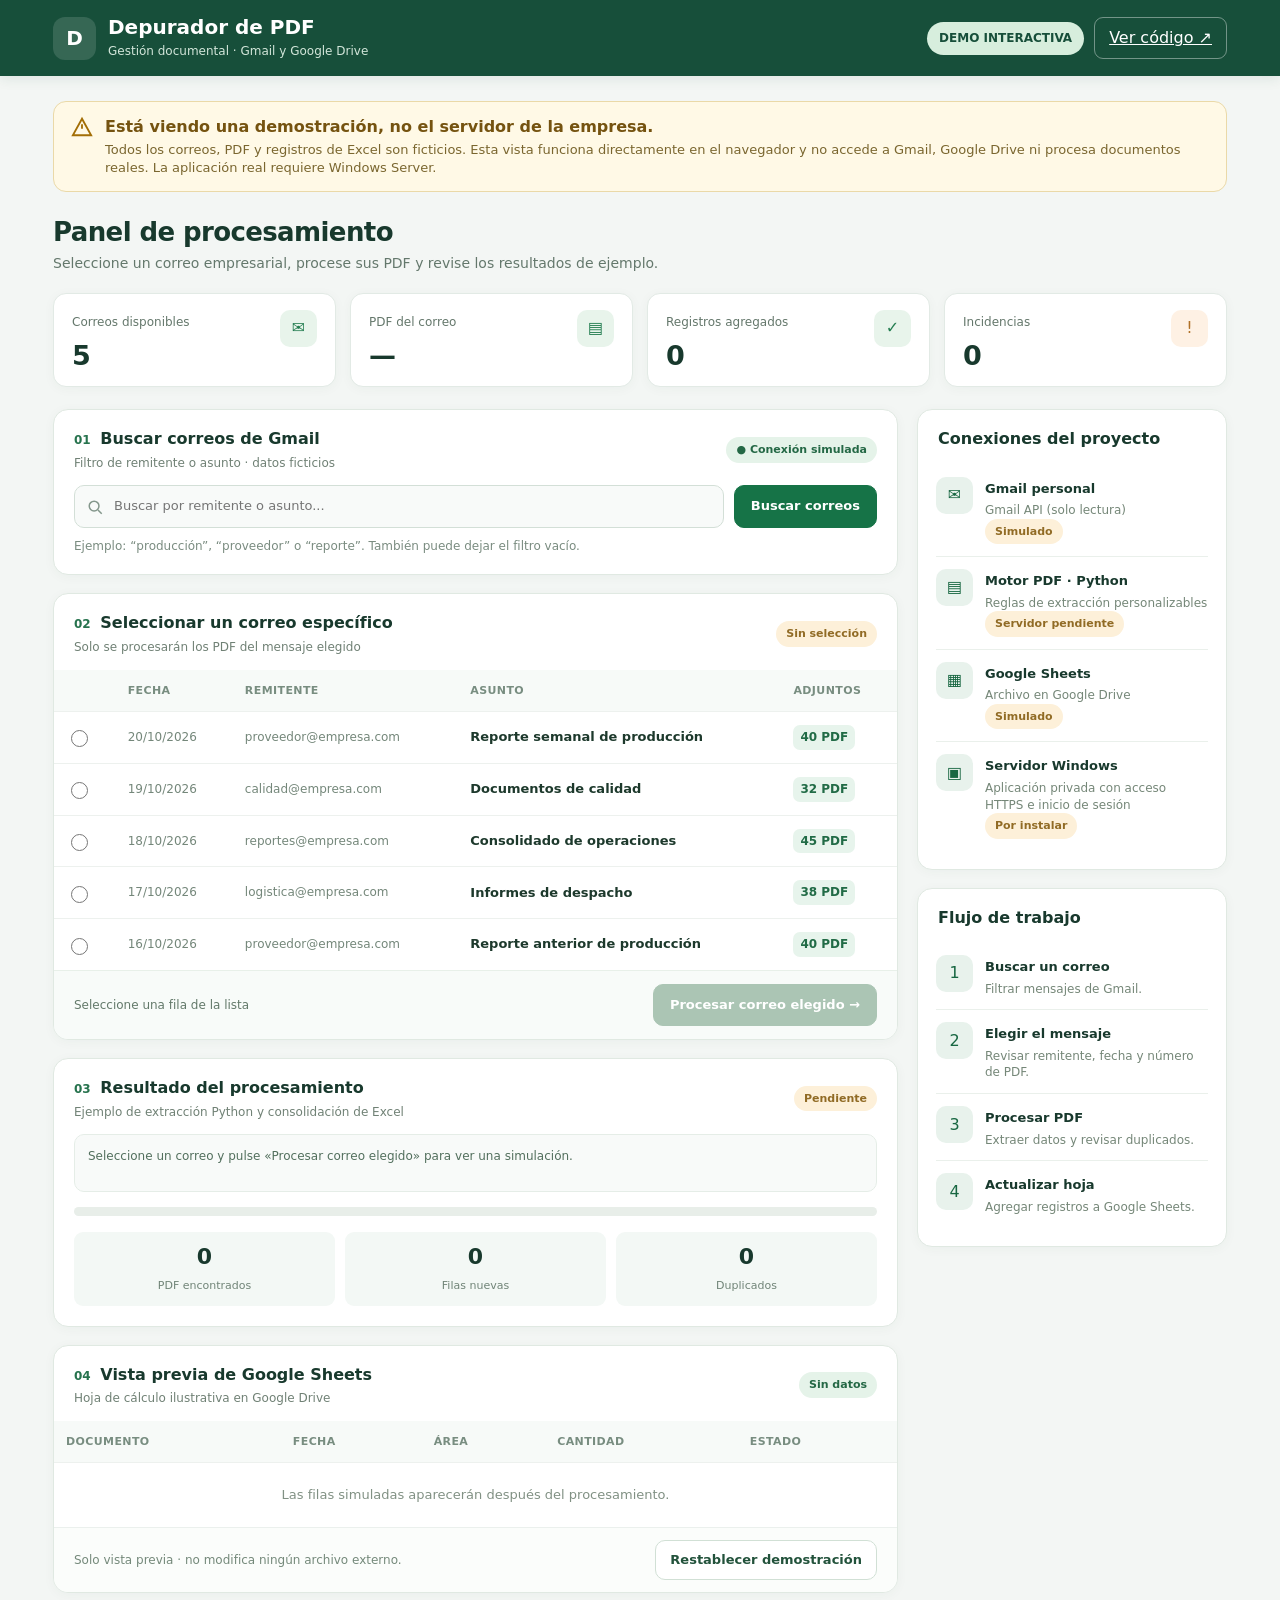
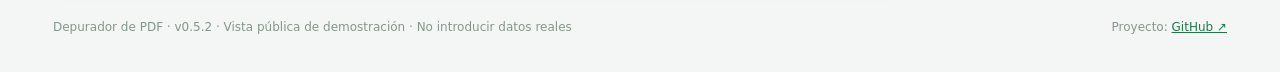
<file: docs/index.html>
<!doctype html>
<html lang="es">
<head>
<meta charset="utf-8">
<meta name="viewport" content="width=device-width,initial-scale=1">
<meta name="color-scheme" content="light">
<title>Depurador de PDF | Vista demostrativa</title>
<style>
:root{font-family:Inter,"Segoe UI",system-ui,-apple-system,sans-serif;background:#f3f6f4;color:#18392d;line-height:1.4}
*{box-sizing:border-box}
body{margin:0;min-height:100vh}button,input{font:inherit}button{cursor:pointer}
.topbar{background:#174f3a;color:#fff;padding:15px 0;box-shadow:0 3px 12px #174f3a18}
.wrap{max-width:1230px;margin:auto;padding:0 28px}
.header{display:flex;align-items:center;justify-content:space-between;gap:12px}
.logo{display:flex;align-items:center;gap:12px}
.mark{display:grid;place-items:center;width:43px;height:43px;border-radius:12px;background:#ffffff22;font-weight:900;font-size:20px}
.logo h1{font-size:20px;line-height:1.2;margin:0}.logo span{font-size:12px;color:#d3e6da}
.headright{display:flex;align-items:center;gap:10px}
.hbadge{background:#d7eedd;color:#174f3a;font-size:12px;font-weight:750;border-radius:50px;padding:8px 12px}
.ghost{color:white;border:1px solid #ffffff65;background:transparent;border-radius:9px;padding:9px 14px}
main{padding-top:25px!important;padding-bottom:36px!important}
.notice{display:flex;align-items:flex-start;gap:12px;border:1px solid #ead9a8;background:#fff9e6;border-radius:13px;padding:14px 17px;margin-bottom:22px}
.notice svg{flex-shrink:0;color:#a36e05}.notice strong{display:block;margin-bottom:2px;color:#755310}.notice p{margin:0;font-size:13px;color:#7a662f}
.heading h2{font-size:26px;letter-spacing:-.6px;margin:0 0 3px}.heading p{color:#64786c;margin:0 0 20px;font-size:14px}
.metrics{display:grid;grid-template-columns:repeat(4,minmax(0,1fr));gap:14px;margin-bottom:22px}
.metric{background:white;border:1px solid #e2eae5;border-radius:13px;padding:16px 18px;display:flex;justify-content:space-between;align-items:flex-start;gap:8px;box-shadow:0 2px 12px #1c44320a}
.metric small{font-size:12px;color:#64776b}.metric b{font-size:27px;font-weight:750;display:block;margin-top:8px;line-height:1.1}
.metric-icon{display:grid;place-items:center;width:37px;height:37px;border-radius:10px;background:#e8f4eb;color:#237d50}
.metric.warn .metric-icon{background:#fef1e4;color:#b07127}
.layout{display:grid;grid-template-columns:minmax(0,1fr) 310px;gap:19px;align-items:start}
.card{background:white;border:1px solid #e0e9e2;border-radius:15px;overflow:hidden;box-shadow:0 2px 12px #1c44320a;margin-bottom:18px}
.cardhead{padding:18px 20px 14px;display:flex;align-items:center;justify-content:space-between;gap:12px}
.cardhead h3{margin:0;font-size:16px}.cardhead p{font-size:12px;color:#708175;margin:4px 0 0}
.step{font-size:12px;color:#27734e;font-weight:800;margin-right:4px}
.cardbody{padding:0 20px 20px}
.searchbar{display:flex;gap:10px;align-items:center}
.searchwrap{position:relative;flex:1;min-width:0}
.searchwrap svg{position:absolute;top:50%;transform:translateY(-50%);left:12px;color:#84978c}
.searchwrap input{width:100%;border:1px solid #d3dfd7;background:#f8faf9;border-radius:10px;padding:11px 12px 11px 39px;font-size:13px;outline-color:#267b52}
.primary{background:#167347;border:1px solid #167347;color:white;padding:11px 16px;border-radius:10px;font-weight:700;font-size:13px}
.primary:hover{background:#0e6038}.primary:disabled{background:#abc5b4;border-color:#abc5b4;cursor:not-allowed}
.outline{background:white;border:1px solid #d1e0d5;color:#22523b;border-radius:10px;padding:10px 14px;font-size:13px;font-weight:650}
.outline:hover{background:#f4f9f5}
.tip{color:#7a8c80;font-size:12px;margin:10px 0 0}
.tablewrap{overflow-x:auto}
table{border-collapse:collapse;width:100%;font-size:13px}
th{background:#f7faf8;color:#788d80;font-size:11px;text-transform:uppercase;letter-spacing:.4px;font-weight:750;white-space:nowrap}
th,td{padding:13px 12px;text-align:left;border-bottom:1px solid #edf1ee}
tbody tr:last-child td{border-bottom:0}
tbody tr.pick{cursor:pointer}tbody tr.pick:hover{background:#f6fbf7}tbody tr.selected{background:#eaf7ed}
.radio{width:17px;height:17px;accent-color:#16814c;vertical-align:middle;cursor:pointer}
.small{font-size:12px;color:#74877a}.subject{font-weight:675;color:#1d392c;white-space:nowrap}
.pdfcount{display:inline-block;background:#e7f4ec;border-radius:7px;color:#216b46;font-size:12px;padding:4px 7px;font-weight:750}
.selectline{padding:13px 20px;background:#f8fbf9;border-top:1px solid #e8f0e9;display:flex;align-items:center;gap:10px;justify-content:space-between}
.selectline span{font-size:12px;color:#63796a}.hidden{display:none!important}
.sidebarbody{padding:0 18px 18px}
.item{display:flex;gap:12px;align-items:flex-start;padding:12px 0;border-bottom:1px solid #eaf0eb}
.item:last-of-type{border-bottom:none}
.ico{display:grid;place-items:center;width:37px;height:37px;border-radius:10px;background:#e8f2ec;color:#186742;flex-shrink:0}
.item strong{font-size:13px}.item small{display:block;color:#758778;font-size:12px;margin-top:3px;word-break:break-word}
.state{display:inline-flex;align-items:center;gap:6px;color:#246845;background:#e5f3e9;border-radius:30px;padding:5px 10px;font-size:11px;font-weight:750}
.state.wait{color:#916b25;background:#fdf0d9}
.sectionrow{display:flex;justify-content:space-between;align-items:center;gap:8px}
.log{border:1px solid #e5ede7;background:#f8faf9;border-radius:10px;padding:13px;color:#526f5d;font-size:12px;min-height:58px}
.progress{height:9px;background:#e8eee9;border-radius:99px;overflow:hidden;margin:15px 0 7px}
.progress div{height:100%;width:0;background:#248958;transition:width .24s ease}
.summary{display:grid;grid-template-columns:repeat(3,minmax(0,1fr));gap:10px;margin-top:16px}
.summary>div{border-radius:9px;background:#f3f8f5;text-align:center;padding:10px 6px}
.summary strong{display:block;font-size:22px}.summary span{color:#708477;font-size:11px}
.footer{font-size:12px;color:#85978c;padding:8px 0 0;display:flex;flex-wrap:wrap;justify-content:space-between;gap:12px}
.footer a{color:#24764d}.empty{text-align:center;padding:23px;color:#819184;font-size:13px}
.toolbar{display:flex;align-items:center;justify-content:space-between;gap:10px;padding:12px 20px;border-top:1px solid #ebf0ed;background:#fbfdfb}
.toolbar p{margin:0;font-size:12px;color:#74897a}
.toast{position:fixed;left:50%;bottom:24px;transform:translateX(-50%);background:#1d4b37;color:#fff;border-radius:11px;padding:12px 18px;box-shadow:0 8px 32px #153a2833;font-size:13px;z-index:20;max-width:min(90vw,680px);text-align:center}
@media(max-width:950px){.layout{grid-template-columns:1fr}.metrics{grid-template-columns:repeat(2,minmax(0,1fr))}}
@media(max-width:600px){.wrap{padding:0 14px}.header{align-items:flex-start}.headright{align-items:flex-end}.hbadge{font-size:10px}.ghost{display:none}.notice{padding:12px}.heading h2{font-size:22px}.metrics{gap:8px}.metric{padding:12px}.metric b{font-size:24px}.cardhead,.cardbody{padding-left:13px;padding-right:13px}.searchbar{flex-direction:column;align-items:stretch}.selectline{flex-direction:column;align-items:stretch}.summary{gap:6px}.toolbar{flex-direction:column;align-items:stretch}}
</style>
</head>
<body>
<header class="topbar">
<div class="wrap header">
<div class="logo">
<div class="mark" aria-hidden="true">D</div>
<div><h1>Depurador de PDF</h1><span>Gestión documental · Gmail y Google Drive</span></div>
</div>
<div class="headright"><span class="hbadge">DEMO INTERACTIVA</span><a class="ghost" href="https://github.com/Sebastian1047/deputador_de_pdfs">Ver código ↗</a></div>
</div>
</header>
<main class="wrap">
<div class="notice" role="note">
<svg width="22" height="22" viewBox="0 0 24 24" fill="none" stroke="currentColor" stroke-width="2"><path d="M12 3 2 21h20L12 3Z"/><path d="M12 9v5m0 4h.01"/></svg>
<div><strong>Está viendo una demostración, no el servidor de la empresa.</strong><p>Todos los correos, PDF y registros de Excel son ficticios. Esta vista funciona directamente en el navegador y no accede a Gmail, Google Drive ni procesa documentos reales. La aplicación real requiere Windows Server.</p></div>
</div>

<div class="heading"><h2>Panel de procesamiento</h2><p>Seleccione un correo empresarial, procese sus PDF y revise los resultados de ejemplo.</p></div>
<div class="metrics">
<div class="metric"><div><small>Correos disponibles</small><b id="metric-emails">5</b></div><div class="metric-icon" aria-hidden="true">✉</div></div>
<div class="metric"><div><small>PDF del correo</small><b id="metric-pdfs">—</b></div><div class="metric-icon" aria-hidden="true">▤</div></div>
<div class="metric"><div><small>Registros agregados</small><b id="metric-added">0</b></div><div class="metric-icon" aria-hidden="true">✓</div></div>
<div class="metric warn"><div><small>Incidencias</small><b id="metric-errors">0</b></div><div class="metric-icon" aria-hidden="true">!</div></div>
</div>

<div class="layout">
<div>
<section class="card" aria-labelledby="title-search">
<div class="cardhead"><div><h3 id="title-search"><span class="step">01</span> Buscar correos de Gmail</h3><p>Filtro de remitente o asunto · datos ficticios</p></div><span class="state">● Conexión simulada</span></div>
<div class="cardbody"><div class="searchbar">
<div class="searchwrap">
<svg width="18" height="18" viewBox="0 0 24 24" fill="none" stroke="currentColor" stroke-width="2"><circle cx="10.8" cy="10.8" r="6.5"/><path d="m16 16 5 5"/></svg>
<input id="filter" aria-label="Buscar correos" placeholder="Buscar por remitente o asunto..." value="">
</div>
<button id="btn-search" class="primary" type="button">Buscar correos</button>
</div><p class="tip">Ejemplo: “producción”, “proveedor” o “reporte”. También puede dejar el filtro vacío.</p></div>
</section>
<section class="card" aria-labelledby="title-mails">
<div class="cardhead"><div><h3 id="title-mails"><span class="step">02</span> Seleccionar un correo específico</h3><p>Solo se procesarán los PDF del mensaje elegido</p></div><span class="state wait" id="list-state">Sin selección</span></div>
<div class="tablewrap">
<table aria-label="Lista de correos ficticios">
<thead><tr><th aria-label="Elegir"></th><th>Fecha</th><th>Remitente</th><th>Asunto</th><th>Adjuntos</th></tr></thead>
<tbody id="mail-rows"></tbody>
</table>
</div>
<div class="selectline"><span id="chosen">Seleccione una fila de la lista</span><button class="primary" id="btn-process" type="button" disabled>Procesar correo elegido →</button></div>
</section>
<section class="card" aria-labelledby="title-result">
<div class="cardhead"><div><h3 id="title-result"><span class="step">03</span> Resultado del procesamiento</h3><p>Ejemplo de extracción Python y consolidación de Excel</p></div><span class="state wait" id="process-state">Pendiente</span></div>
<div class="cardbody">
<div class="log" role="status" aria-live="polite" id="log">Seleccione un correo y pulse «Procesar correo elegido» para ver una simulación.</div>
<div class="progress"><div id="progress-fill"></div></div>
<div class="summary">
<div><strong id="result-found">0</strong><span>PDF encontrados</span></div>
<div><strong id="result-added">0</strong><span>Filas nuevas</span></div>
<div><strong id="result-repeated">0</strong><span>Duplicados</span></div>
</div>
</div>
</section>
<section class="card" aria-labelledby="title-excel">
<div class="cardhead"><div><h3 id="title-excel"><span class="step">04</span> Vista previa de Google Sheets</h3><p>Hoja de cálculo ilustrativa en Google Drive</p></div><span class="state" id="excel-state">Sin datos</span></div>
<div class="tablewrap"><table aria-label="Filas de Excel simuladas">
<thead><tr><th>Documento</th><th>Fecha</th><th>Área</th><th>Cantidad</th><th>Estado</th></tr></thead>
<tbody id="excel-rows"><tr><td colspan="5" class="empty">Las filas simuladas aparecerán después del procesamiento.</td></tr></tbody>
</table></div>
<div class="toolbar"><p>Solo vista previa · no modifica ningún archivo externo.</p><button class="outline" type="button" id="btn-reset">Restablecer demostración</button></div>
</section>
</div>
<aside>
<section class="card">
<div class="cardhead"><h3>Conexiones del proyecto</h3></div>
<div class="sidebarbody">
<div class="item"><div class="ico">✉</div><div><strong>Gmail personal</strong><small>Gmail API (solo lectura)</small><span class="state wait">Simulado</span></div></div>
<div class="item"><div class="ico">▤</div><div><strong>Motor PDF · Python</strong><small>Reglas de extracción personalizables</small><span class="state wait">Servidor pendiente</span></div></div>
<div class="item"><div class="ico">▦</div><div><strong>Google Sheets</strong><small>Archivo en Google Drive</small><span class="state wait">Simulado</span></div></div>
<div class="item"><div class="ico">▣</div><div><strong>Servidor Windows</strong><small>Aplicación privada con acceso HTTPS e inicio de sesión</small><span class="state wait">Por instalar</span></div></div>
</div>
</section>
<section class="card">
<div class="cardhead"><h3>Flujo de trabajo</h3></div>
<div class="sidebarbody">
<div class="item"><div class="ico">1</div><div><strong>Buscar un correo</strong><small>Filtrar mensajes de Gmail.</small></div></div>
<div class="item"><div class="ico">2</div><div><strong>Elegir el mensaje</strong><small>Revisar remitente, fecha y número de PDF.</small></div></div>
<div class="item"><div class="ico">3</div><div><strong>Procesar PDF</strong><small>Extraer datos y revisar duplicados.</small></div></div>
<div class="item"><div class="ico">4</div><div><strong>Actualizar hoja</strong><small>Agregar registros a Google Sheets.</small></div></div>
</div>
</section>
</aside>
</div>
<div class="footer"><span>Depurador de PDF · v0.5.2 · Vista pública de demostración · No introducir datos reales</span><span>Proyecto: <a href="https://github.com/Sebastian1047/deputador_de_pdfs">GitHub ↗</a></span></div>
</main>
<div class="toast hidden" id="toast" role="status" aria-live="polite"></div>
<script>
(function(){
"use strict";
var correos=[
{id:"e1",fecha:"20/10/2026",origen:"proveedor@empresa.com",asunto:"Reporte semanal de producción",pdf:40,area:"Producción"},
{id:"e2",fecha:"19/10/2026",origen:"calidad@empresa.com",asunto:"Documentos de calidad",pdf:32,area:"Calidad"},
{id:"e3",fecha:"18/10/2026",origen:"reportes@empresa.com",asunto:"Consolidado de operaciones",pdf:45,area:"Operaciones"},
{id:"e4",fecha:"17/10/2026",origen:"logistica@empresa.com",asunto:"Informes de despacho",pdf:38,area:"Logística"},
{id:"e5",fecha:"16/10/2026",origen:"proveedor@empresa.com",asunto:"Reporte anterior de producción",pdf:40,area:"Producción"}
];
var elegida=null,visibles=correos.slice(),procesando=false,registro=new Set(),totalAgregados=0,ejemploFilas=[];
var $=function(id){return document.getElementById(id);};
function texto(id,value){$(id).textContent=String(value);}
function nodo(t,cls,txt){var e=document.createElement(t);if(cls)e.className=cls;if(txt!==undefined)e.textContent=String(txt);return e;}
function aviso(msg){var e=$("toast");e.textContent=msg;e.classList.remove("hidden");clearTimeout(aviso.t);aviso.t=setTimeout(function(){e.classList.add("hidden");},3600);}
function muestraCorreos(){
var tbody=$("mail-rows");tbody.replaceChildren();
if(!visibles.length){var tr=nodo("tr"),td=nodo("td","empty","No encontramos correos de ejemplo con ese filtro.");td.colSpan=5;tr.append(td);tbody.append(tr);}
visibles.forEach(function(mail){
var tr=nodo("tr","pick"+(mail.id===elegida?" selected":""));
var cel=nodo("td");
var radio=nodo("input","radio");radio.type="radio";radio.name="correo";radio.value=mail.id;radio.checked=mail.id===elegida;radio.setAttribute("aria-label","Seleccionar "+mail.asunto);
cel.append(radio);tr.append(cel);
tr.append(nodo("td","small",mail.fecha));
tr.append(nodo("td","small",mail.origen));
tr.append(nodo("td","subject",mail.asunto));
var count=nodo("td");count.append(nodo("span","pdfcount",mail.pdf+" PDF"));tr.append(count);
tr.addEventListener("click",function(){if(procesando)return;elegida=mail.id;muestraCorreos();actualizarSeleccion();});
tbody.append(tr);
});
texto("metric-emails",visibles.length);
}
function actualizarSeleccion(){
var mail=correos.find(function(c){return c.id===elegida;});
texto("metric-pdfs",mail?mail.pdf:"—");
texto("chosen",mail?"Seleccionado: "+mail.asunto+" · "+mail.pdf+" PDF":"Seleccione una fila de la lista");
$("btn-process").disabled=!mail||procesando;
texto("list-state",mail?"✓ Correo seleccionado":"Sin selección");
$("list-state").className=mail?"state":"state wait";
}
function buscar(){
if(procesando)return;
var f=$("filter").value.trim().toLowerCase().replace(/^(from:|subject:)/,"");
visibles=correos.filter(function(c){return c.asunto.toLowerCase().includes(f)||c.origen.toLowerCase().includes(f);});
if(!visibles.some(function(c){return c.id===elegida;}))elegida=null;
muestraCorreos();actualizarSeleccion();
aviso(visibles.length+" correos ficticios encontrados.");
}
function mostrarExcel(){
var tb=$("excel-rows");tb.replaceChildren();
if(!ejemploFilas.length){var tr=nodo("tr"),td=nodo("td","empty","Las filas simuladas aparecerán después del procesamiento.");td.colSpan=5;tr.append(td);tb.append(tr);return;}
ejemploFilas.slice(-8).reverse().forEach(function(f){
var tr=nodo("tr");
[f.documento,f.fecha,f.area,f.cantidad,"Agregado"].forEach(function(v,i){tr.append(nodo("td",i===4?"small":"",v));});
tb.append(tr);
});
texto("excel-state",ejemploFilas.length+" filas de ejemplo");
}
function procesar(){
if(procesando||!elegida)return;
var mail=correos.find(function(c){return c.id===elegida;});if(!mail)return;
if(!window.confirm("DEMOSTRACIÓN: ¿Simular el procesamiento de los "+mail.pdf+" PDF del correo «"+mail.asunto+"»? No se accederá a Gmail ni a Google Sheets reales."))return;
procesando=true;$("btn-search").disabled=true;$("btn-process").disabled=true;
texto("process-state","Simulando...");$("process-state").className="state wait";
texto("log","Simulando lectura de "+mail.pdf+" adjuntos PDF en memoria...");
$("progress-fill").style.width="12%";
var pasos=0,maxPasos=12;
var timer=setInterval(function(){
pasos++;$("progress-fill").style.width=Math.min(97,Math.round(pasos/maxPasos*100))+"%";
if(pasos<maxPasos){texto("log","Simulación en curso: revisando campos de PDF y evitando duplicados... ("+Math.round(pasos/maxPasos*100)+" %)");return;}
clearInterval(timer);
var nuevos=0,repetidos=0;
for(var i=1;i<=mail.pdf;i++){
var key=mail.id+"-"+i;
if(registro.has(key)){repetidos++;continue;}
registro.add(key);nuevos++;
if(ejemploFilas.length<200){
ejemploFilas.push({documento:"PDF-"+mail.id.toUpperCase()+"-"+String(i).padStart(3,"0"),
fecha:mail.fecha.slice(0,10),area:mail.area,cantidad:String(100+i),});
}
}
totalAgregados+=nuevos;procesando=false;
texto("result-found",mail.pdf);texto("result-added",nuevos);texto("result-repeated",repetidos);
texto("metric-added",totalAgregados);texto("metric-errors",0);
texto("process-state","✓ Completado (simulación)");$("process-state").className="state";
texto("log","Finalizado (simulación): "+nuevos+" filas ficticias agregadas, "+repetidos+" duplicados evitados. No se modificó ningún Excel real.");
$("progress-fill").style.width="100%";$("btn-search").disabled=false;
mostrarExcel();muestraCorreos();actualizarSeleccion();aviso("Proceso simulado completado.");
},95);
}
function reset(){
if(procesando)return;
registro.clear();totalAgregados=0;ejemploFilas=[];elegida=null;visibles=correos.slice();$("filter").value="";
texto("metric-added",0);texto("metric-errors",0);texto("result-found",0);texto("result-added",0);texto("result-repeated",0);
texto("process-state","Pendiente");$("process-state").className="state wait";
texto("log","Seleccione un correo y pulse «Procesar correo elegido» para ver una simulación.");
texto("excel-state","Sin datos");$("progress-fill").style.width="0";
mostrarExcel();muestraCorreos();actualizarSeleccion();aviso("Demostración reiniciada.");
}
$("btn-search").addEventListener("click",buscar);
$("filter").addEventListener("keydown",function(e){if(e.key==="Enter"){e.preventDefault();buscar();}});
$("btn-process").addEventListener("click",procesar);
$("btn-reset").addEventListener("click",reset);
muestraCorreos();actualizarSeleccion();
})();
</script>
</body>
</html>
</file>
